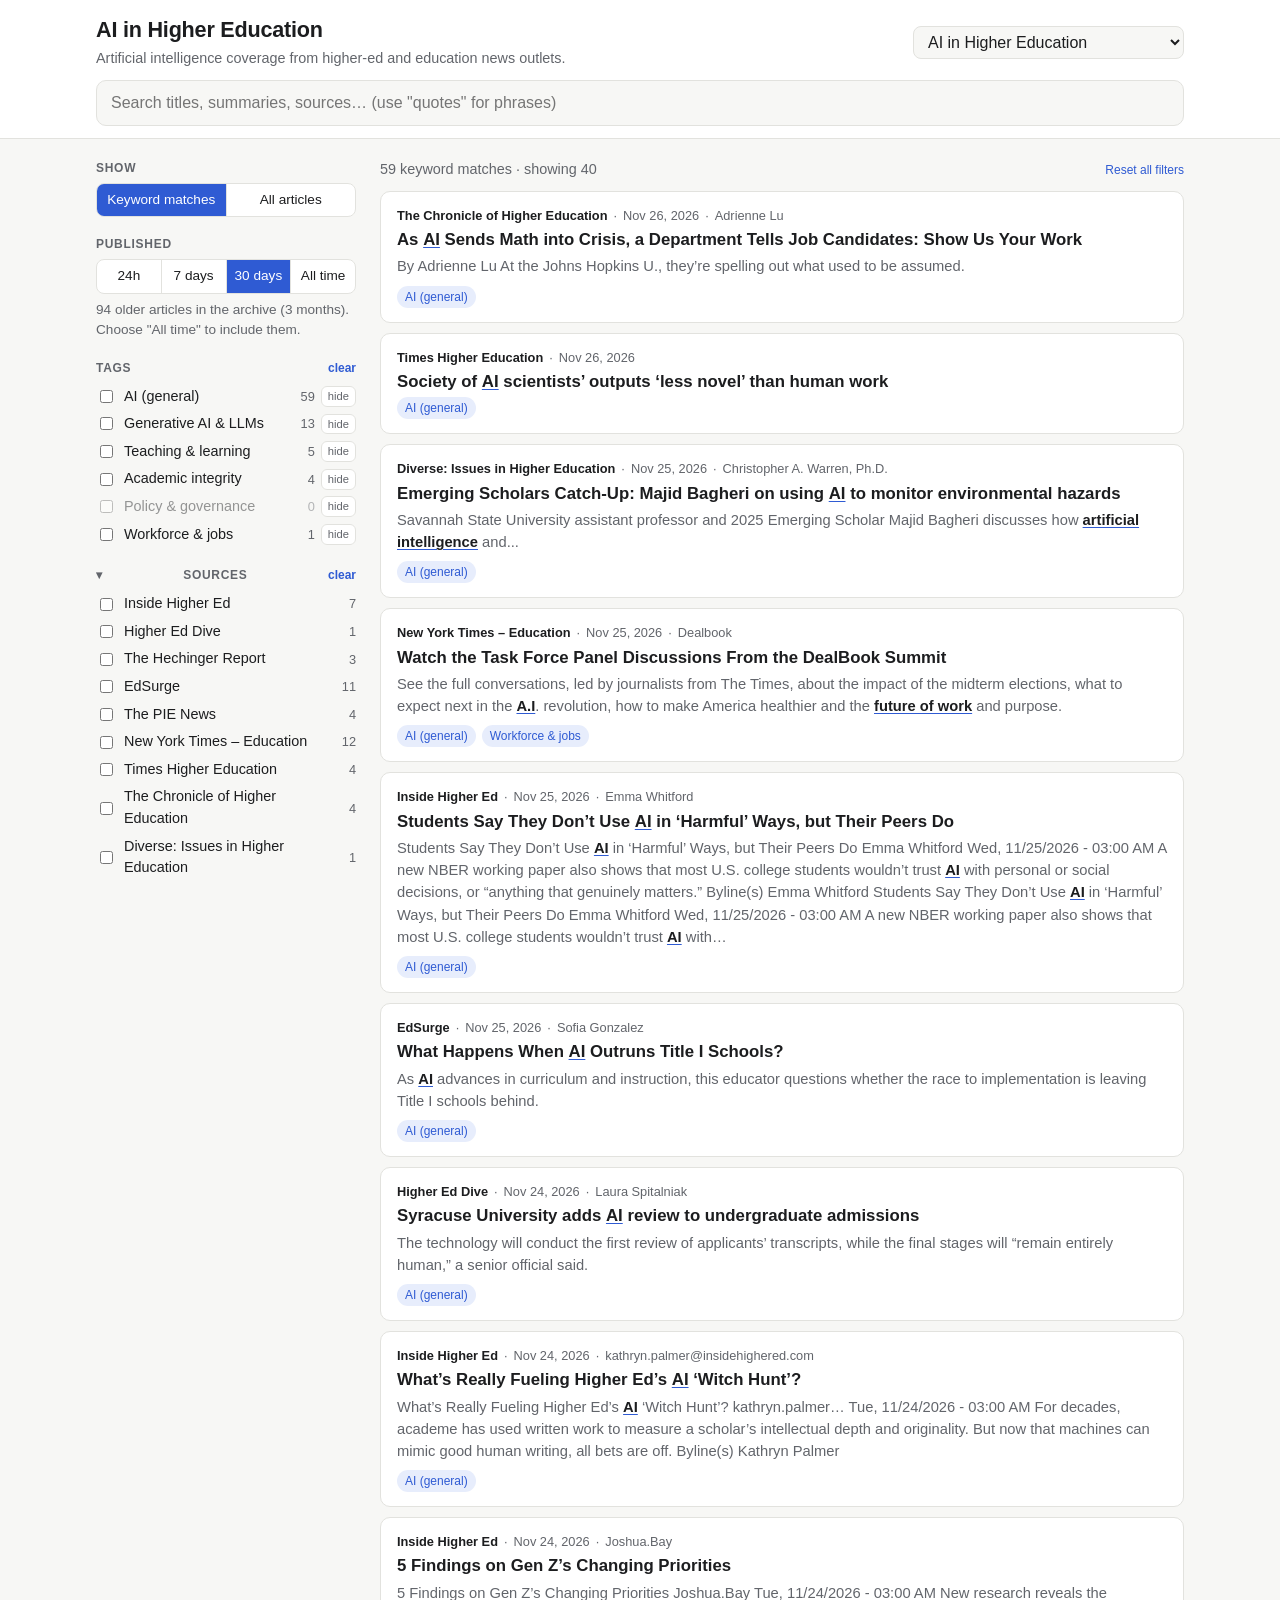
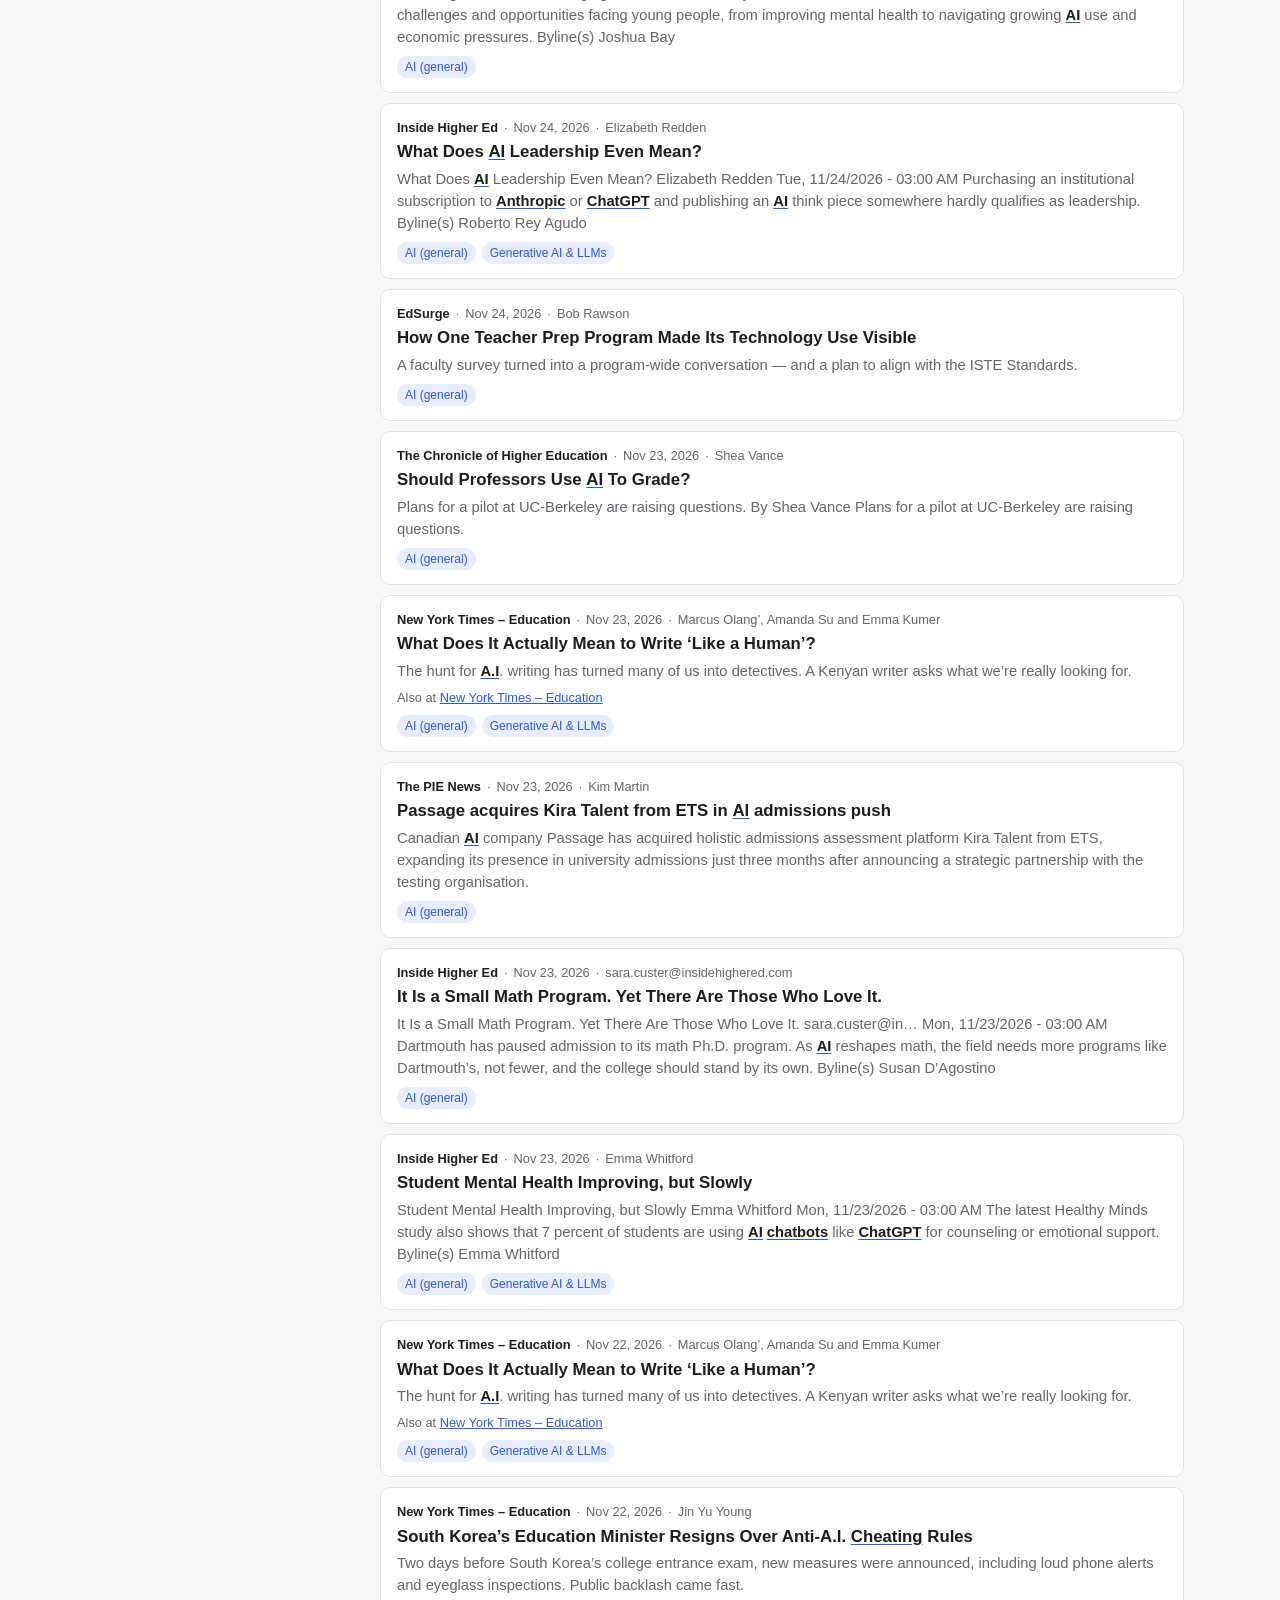
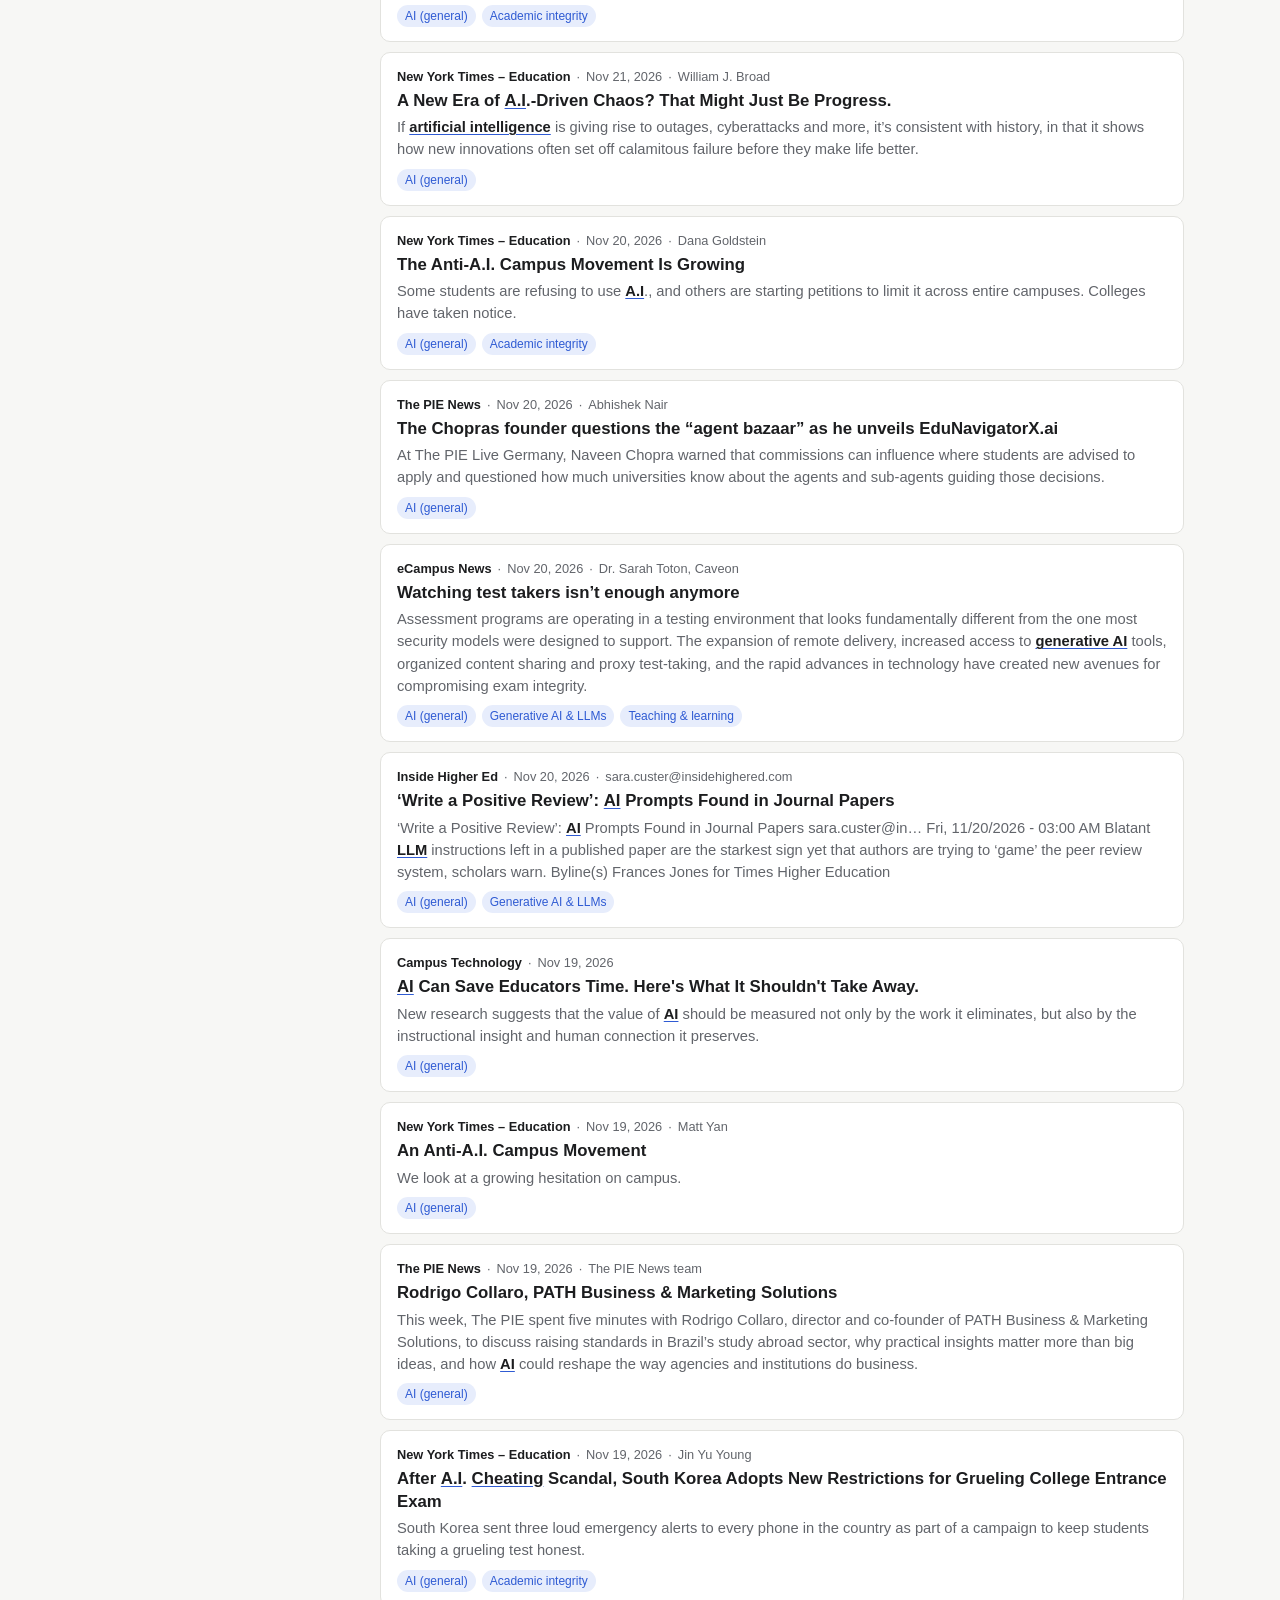
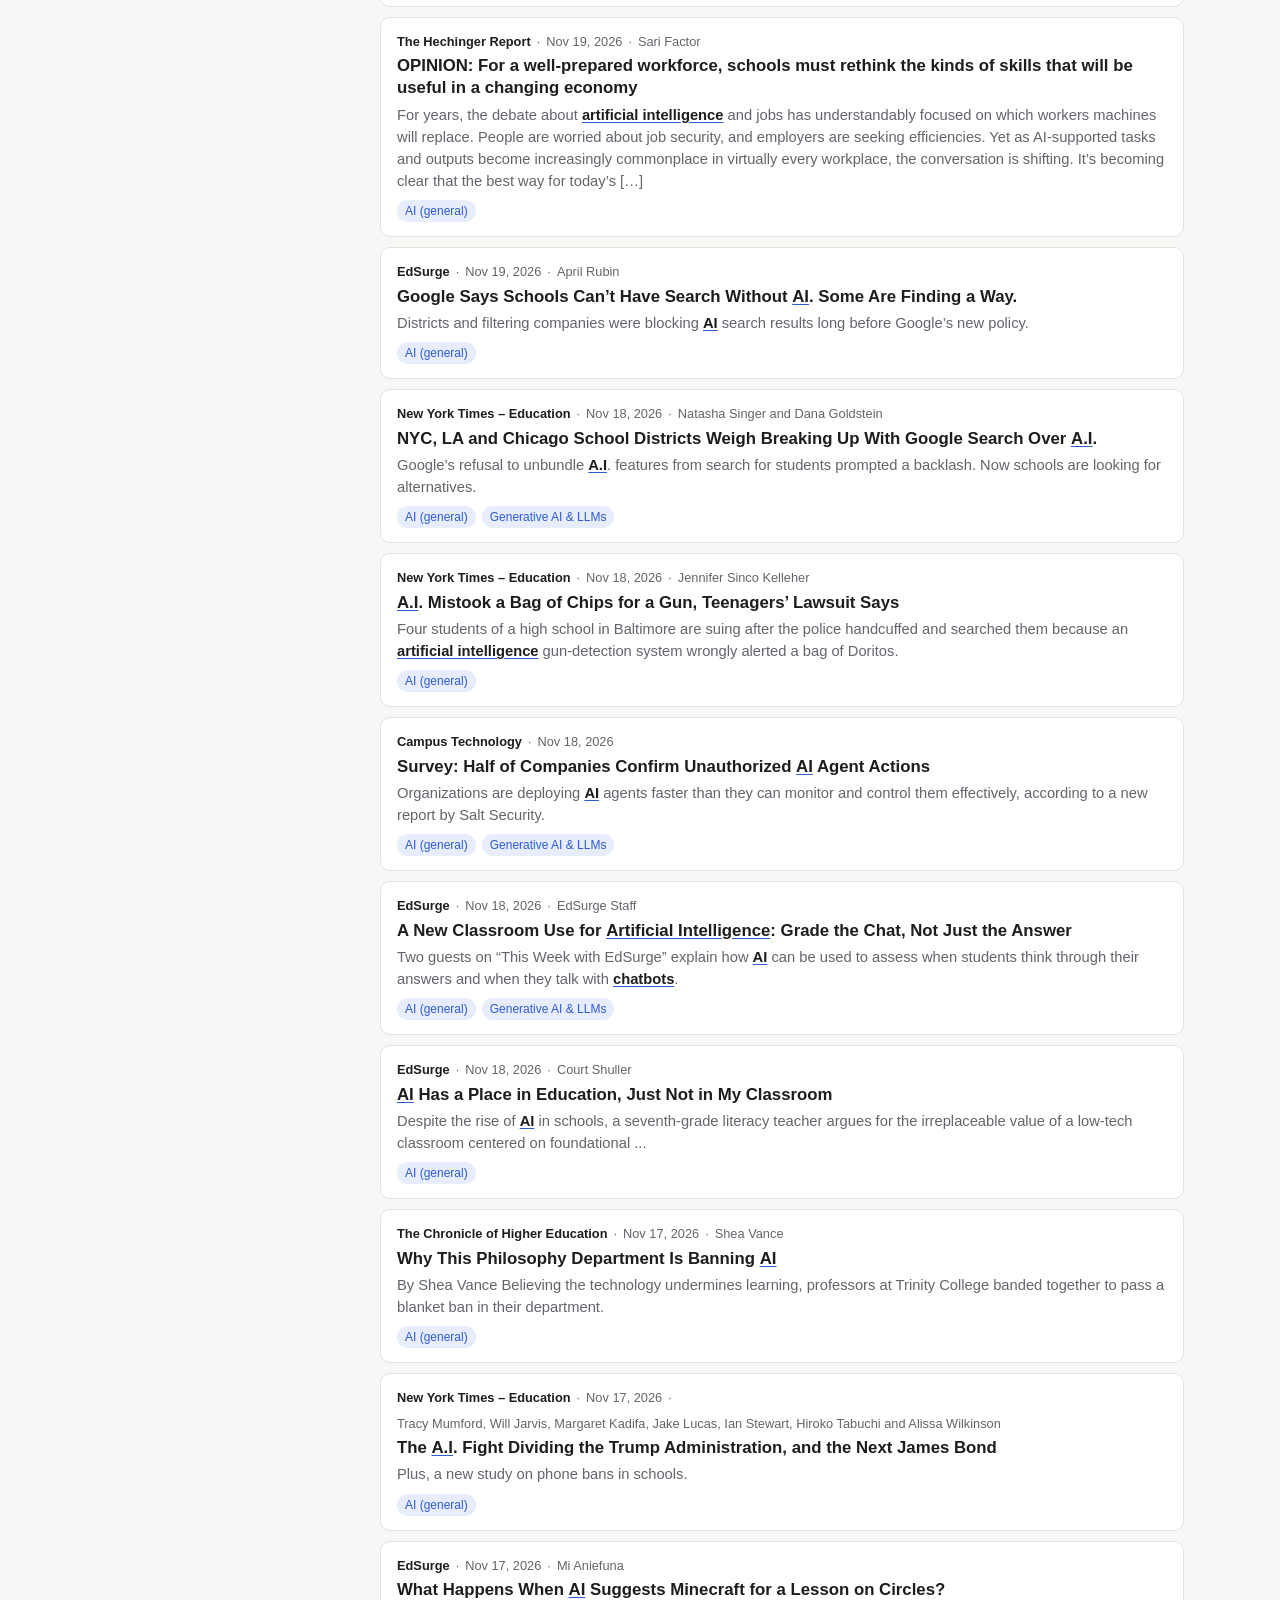
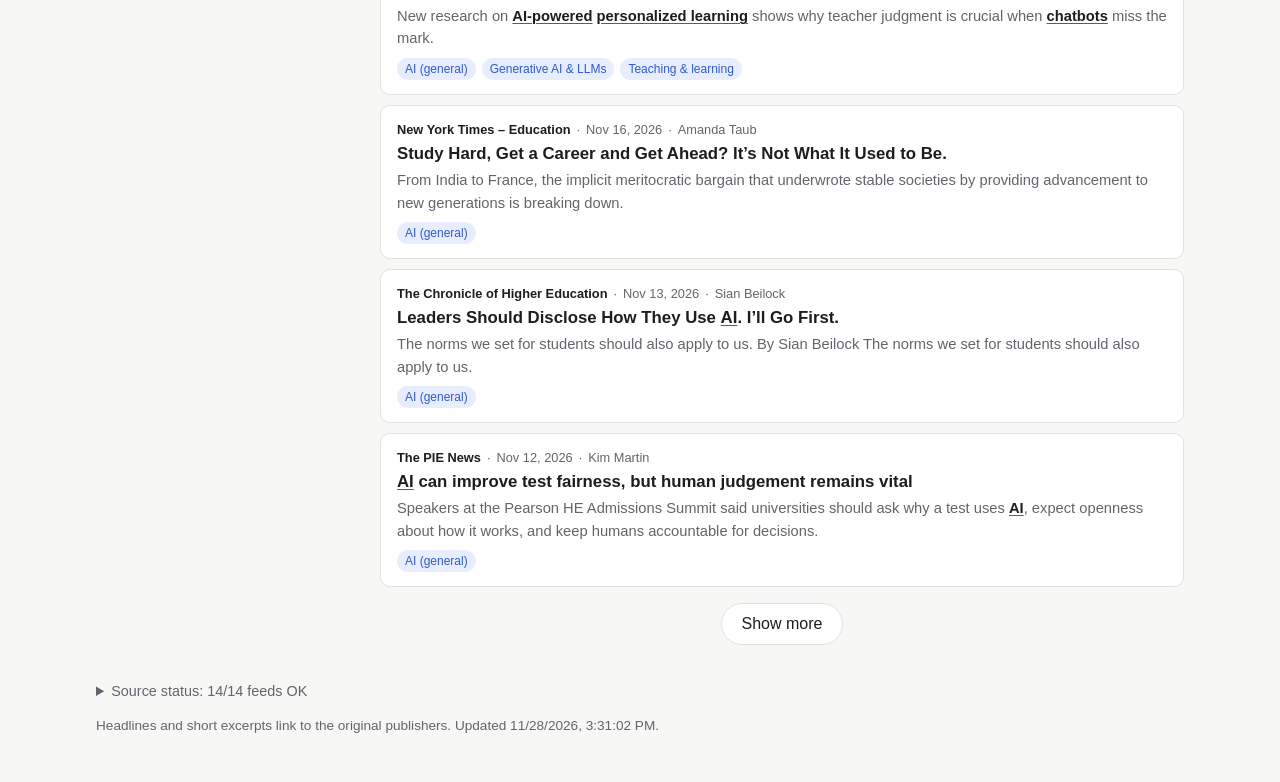
<file: docs/index.html>
<!doctype html>
<html lang="en">
<head>
  <meta charset="utf-8">
  <!-- Generated by `newscanner run`: redirects to the default aggregator (set `default: true` in its YAML). -->
  <title>AI in Higher Education</title>
  <meta http-equiv="refresh" content="0; url=AI-HE/">
  <link rel="canonical" href="AI-HE/">
  <script>location.replace("AI-HE/" + location.search + location.hash);</script>
</head>
<body>
  <p>Redirecting to <a href="AI-HE/">AI in Higher Education</a>…</p>
</body>
</html>
</file>
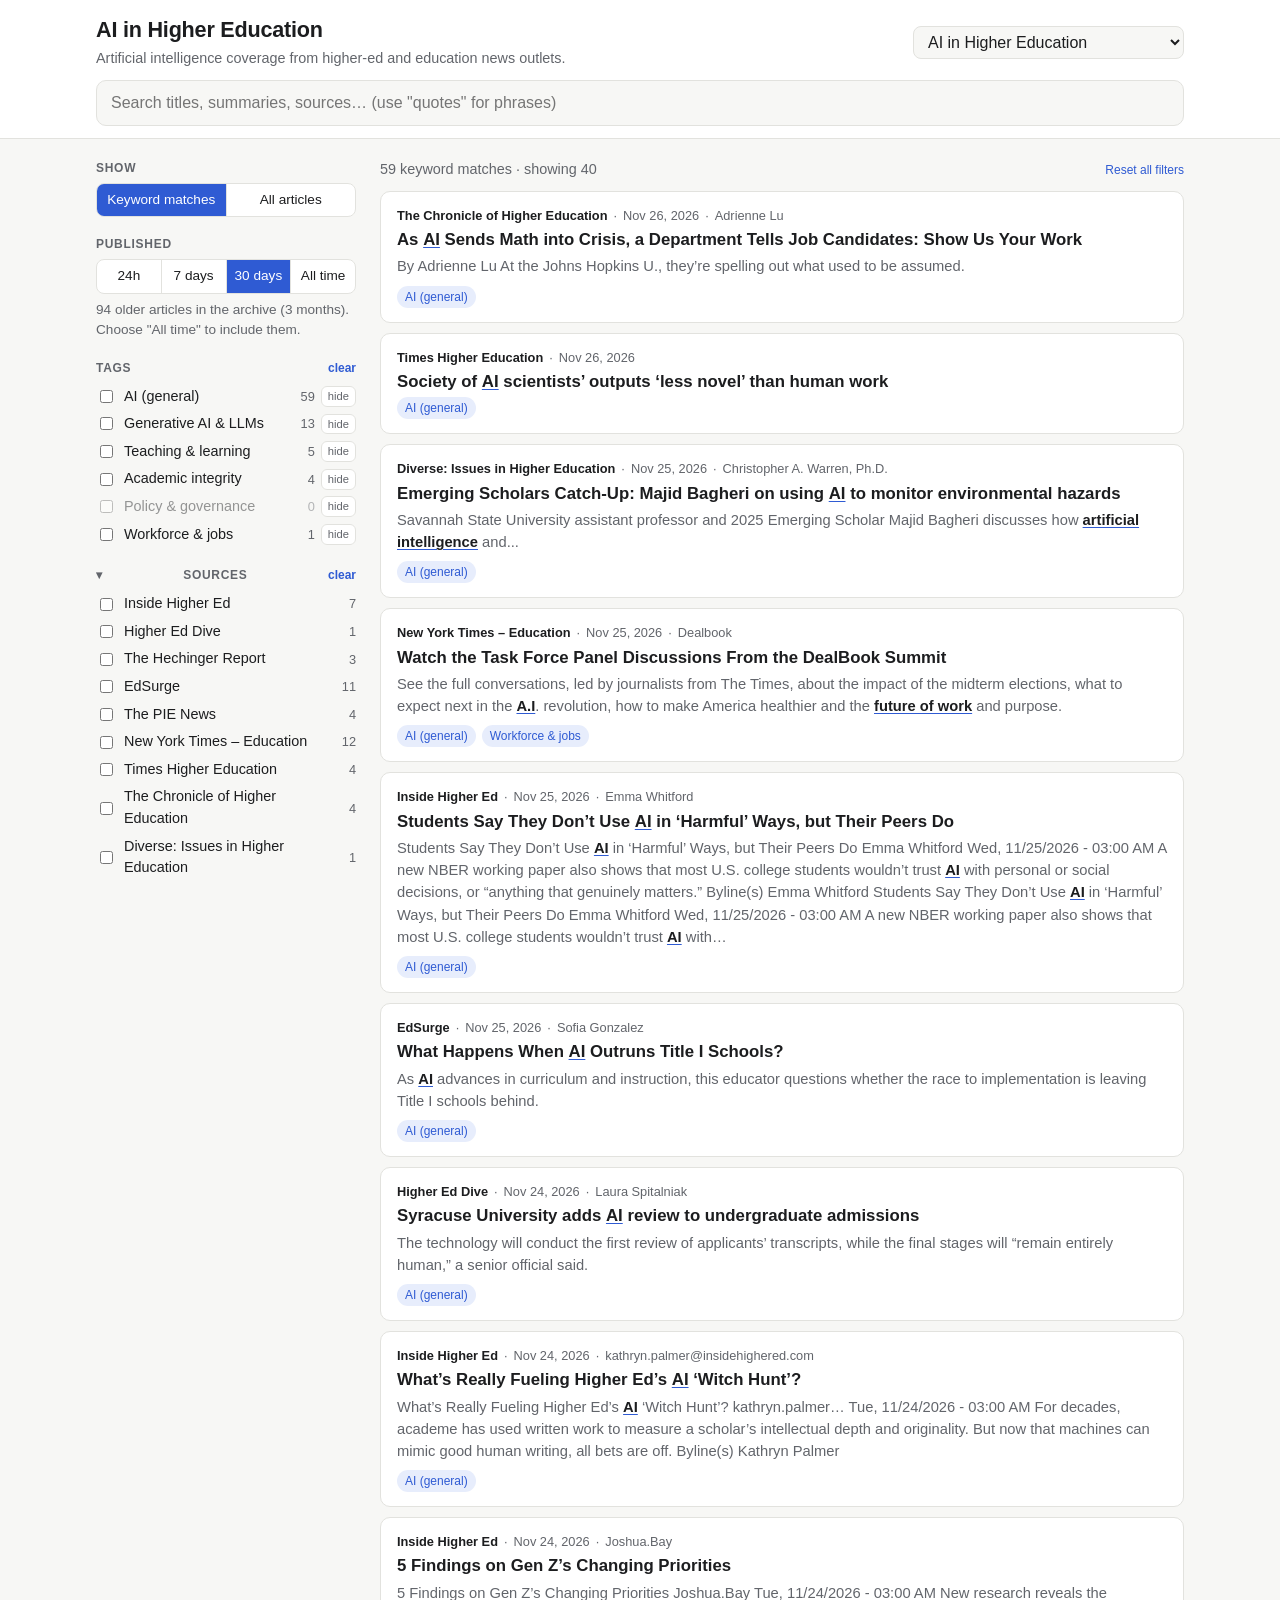
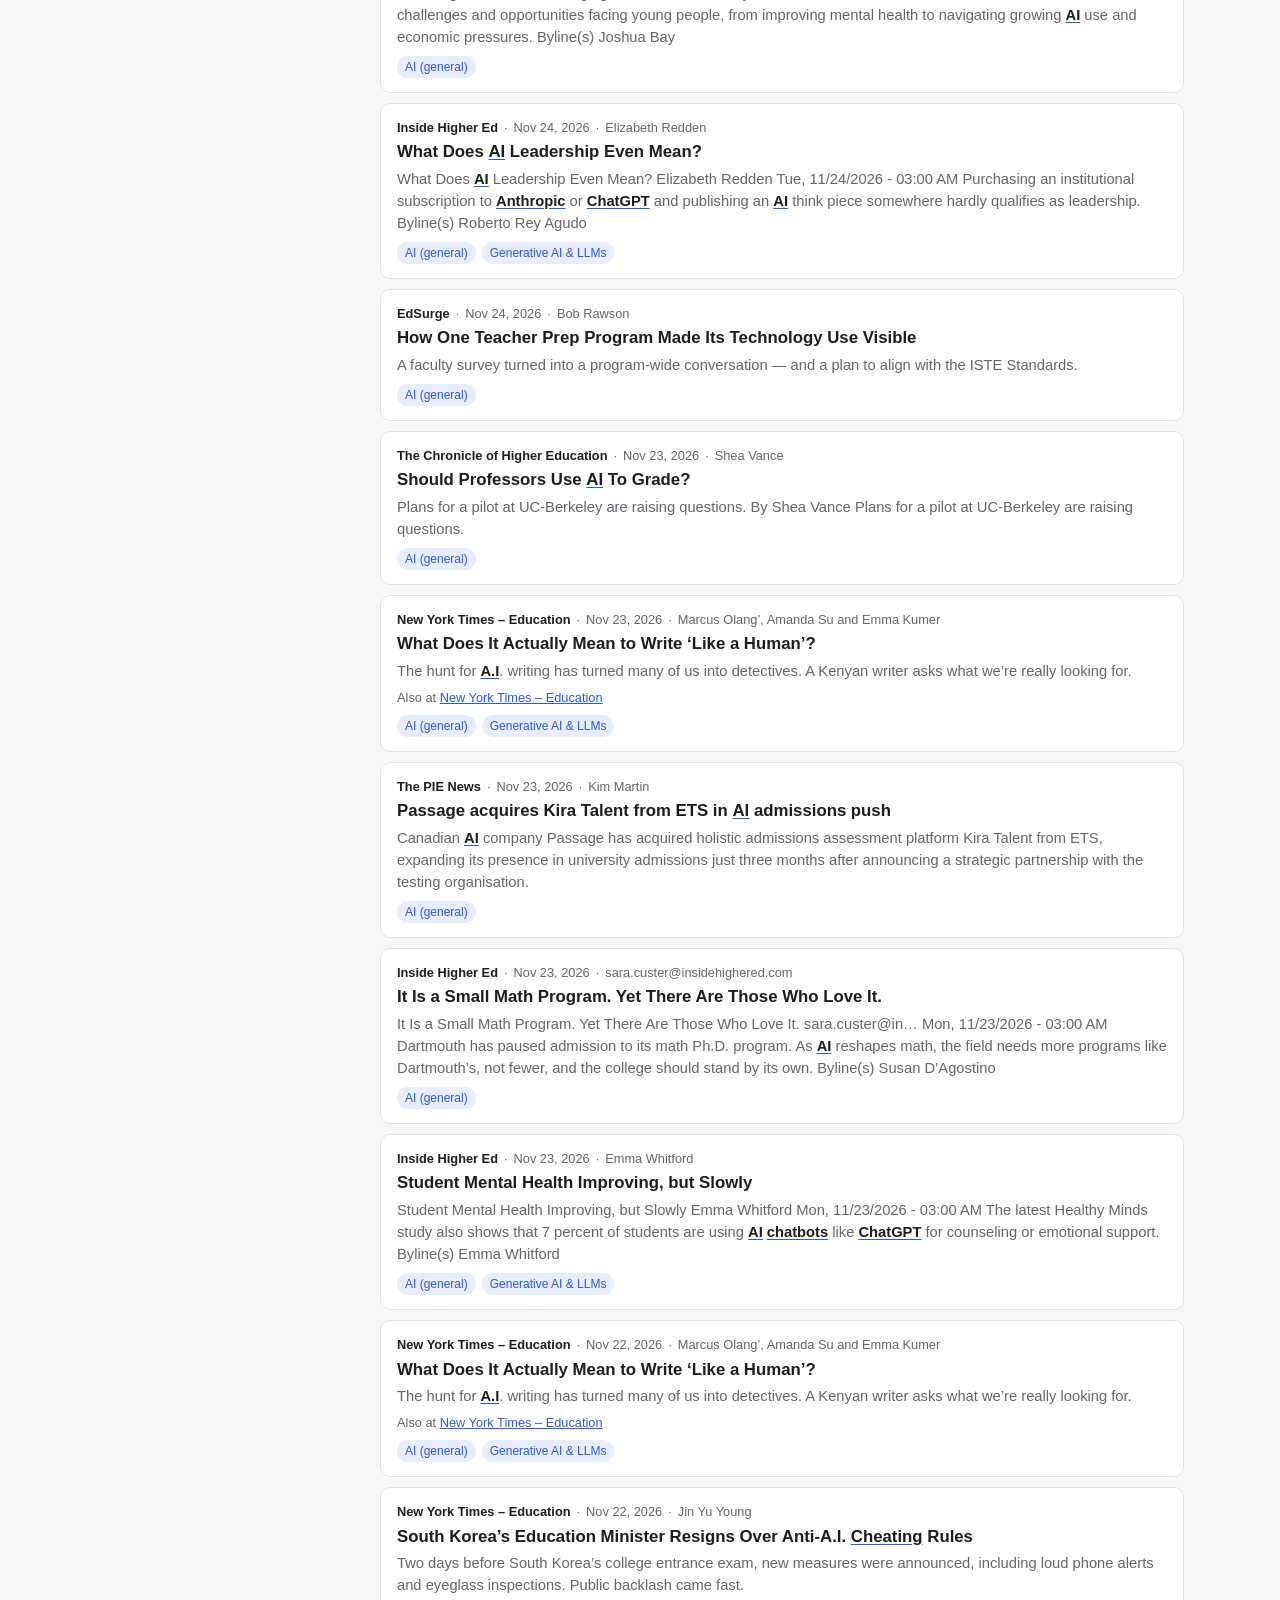
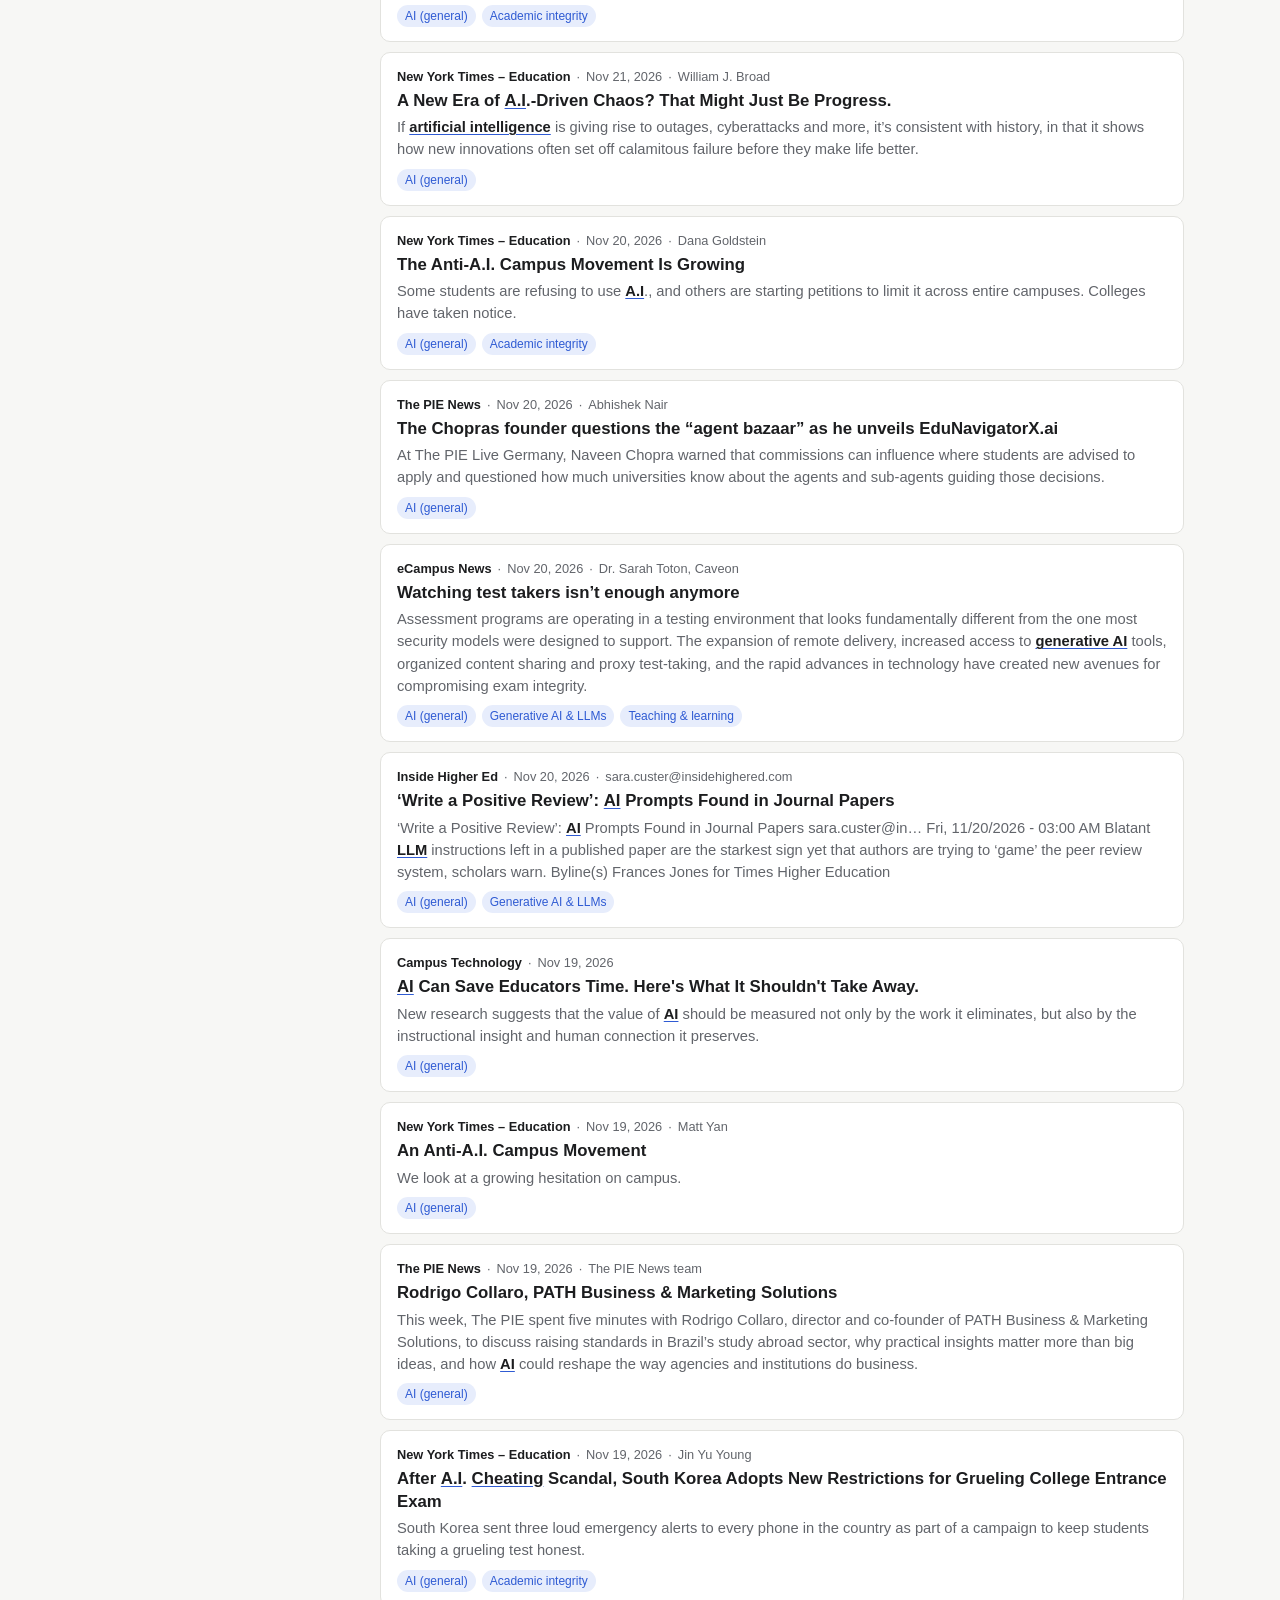
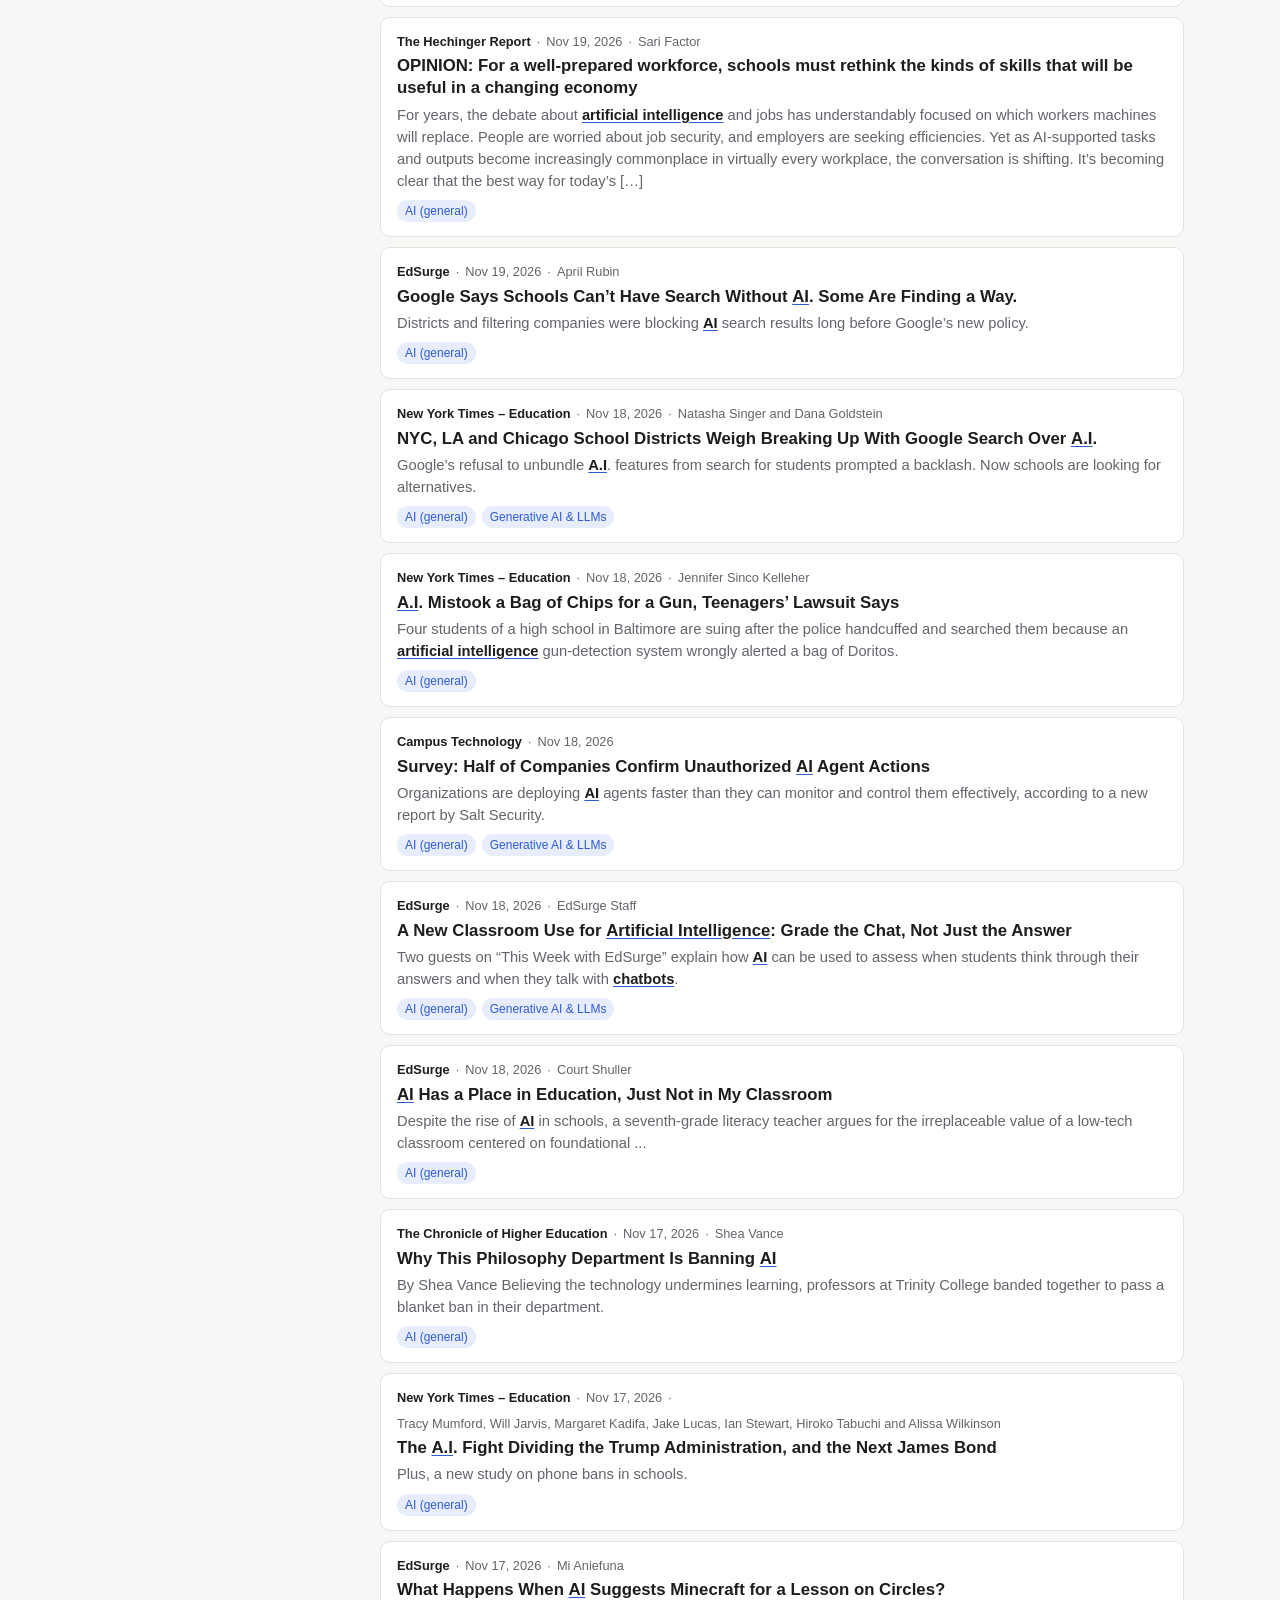
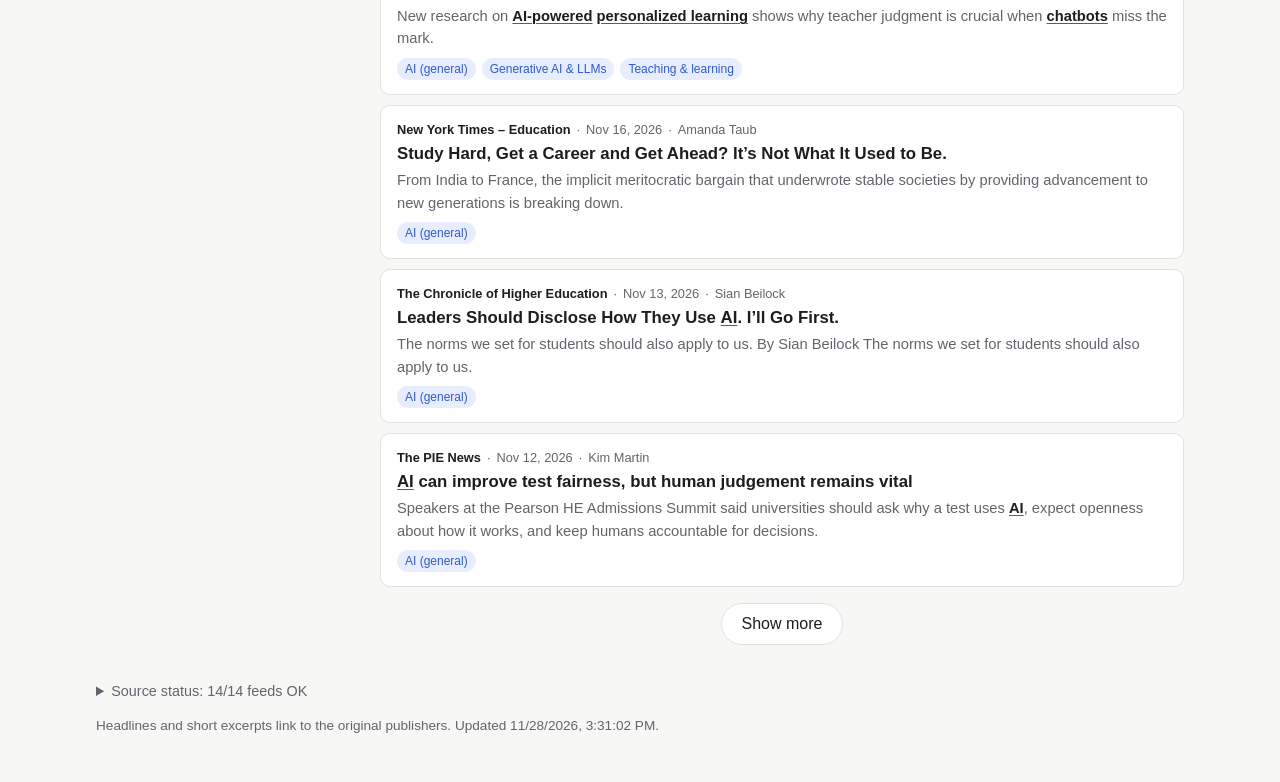
<file: docs/AI-HE/index.html>
<!doctype html>
<html lang="en">
<head>
  <meta charset="utf-8">
  <!-- Generated by `newscanner run` from src/newscanner/site/topic.html; edits here are overwritten. -->
  <base href="../">
  <meta name="newscanner-topic" content="AI-HE">
  <meta name="viewport" content="width=device-width, initial-scale=1">
  <title>AI in Higher Education</title>
  <meta name="description" content="Artificial intelligence coverage from higher-ed and education news outlets.">
  <link rel="stylesheet" href="assets/style.css?v=68367319e0">
</head>
<body>
  <!-- Desktop: the whole top bar is sticky. Phone: only .searchbar sticks (see style.css). -->
  <div class="topbar">
    <header class="site-header">
      <div class="wrap header-row">
        <div class="brand">
          <h1 id="topic-title">AI in Higher Education</h1>
          <p id="topic-desc" class="muted"></p>
        </div>
        <label class="topic-picker" id="topic-picker" hidden>
          <span class="sr-only">Switch aggregator</span>
          <select id="topic-select"></select>
        </label>
      </div>
    </header>
    <div class="searchbar">
      <div class="wrap search-row">
        <input id="search" type="search" placeholder="Search titles, summaries, sources… (use &quot;quotes&quot; for phrases)" autocomplete="off">
        <button type="button" id="filters-open" class="filters-btn" aria-controls="filters-panel" aria-expanded="false">Filters</button>
      </div>
      <div class="wrap active-row" id="active-filters" hidden></div>
    </div>
  </div>

  <main class="wrap layout">
    <aside class="filters" id="filters-panel" aria-label="Filters">
      <div class="panel-head">
        <h2>Filters</h2>
        <button type="button" class="link" id="filters-close">Done</button>
      </div>

      <section class="filter-block">
        <h2>Show</h2>
        <div class="seg" role="radiogroup" id="show-seg">
          <button type="button" data-show="match" aria-pressed="true">Keyword matches</button>
          <button type="button" data-show="all" aria-pressed="false">All articles</button>
        </div>
      </section>

      <section class="filter-block" hidden>
        <h2>Mentioned in</h2>
        <div class="seg" id="where-seg">
          <button type="button" data-where="">Anywhere</button>
          <button type="button" data-where="headline">Headline</button>
          <button type="button" data-where="text">Article text</button>
        </div>
      </section>

      <section class="filter-block">
        <h2>Published</h2>
        <div class="seg seg-wrap" id="days-seg">
          <button type="button" data-days="1">24h</button>
          <button type="button" data-days="7">7 days</button>
          <button type="button" data-days="0" id="days-current">30 days</button>
          <button type="button" data-days="-1" title="Includes archived articles older than the current window">All time</button>
        </div>
        <p id="archive-note" class="muted small" hidden></p>
      </section>

      <section class="filter-block">
        <h2>Tags <button type="button" class="link" data-clear="tags">clear</button></h2>
        <ul id="tag-list" class="facet"></ul>
      </section>

      <section class="filter-block">
        <details id="sources-group" class="facet-group">
          <summary><h2>Sources <button type="button" class="link" data-clear="sources">clear</button></h2></summary>
          <ul id="source-list" class="facet"></ul>
        </details>
      </section>

      <div class="panel-foot">
        <button type="button" class="apply-btn" id="filters-apply">Show articles</button>
      </div>
    </aside>

    <section class="results" aria-live="polite">
      <div class="results-bar">
        <span id="count" class="muted"></span>
        <button type="button" id="reset" class="link">Reset all filters</button>
      </div>
      <ol id="articles" class="articles"></ol>
      <button type="button" id="more" class="more" hidden>Show more</button>
      <p id="empty" class="empty" hidden>No articles match these filters.</p>
    </section>
  </main>

  <footer class="wrap site-footer">
    <details>
      <summary id="health-summary">Source status</summary>
      <ul id="health" class="health"></ul>
    </details>
    <p class="muted small">Headlines and short excerpts link to the original publishers. Updated <span id="updated">—</span>.</p>
  </footer>

  <script src="assets/app.js?v=68367319e0"></script>
</body>
</html>
</file>
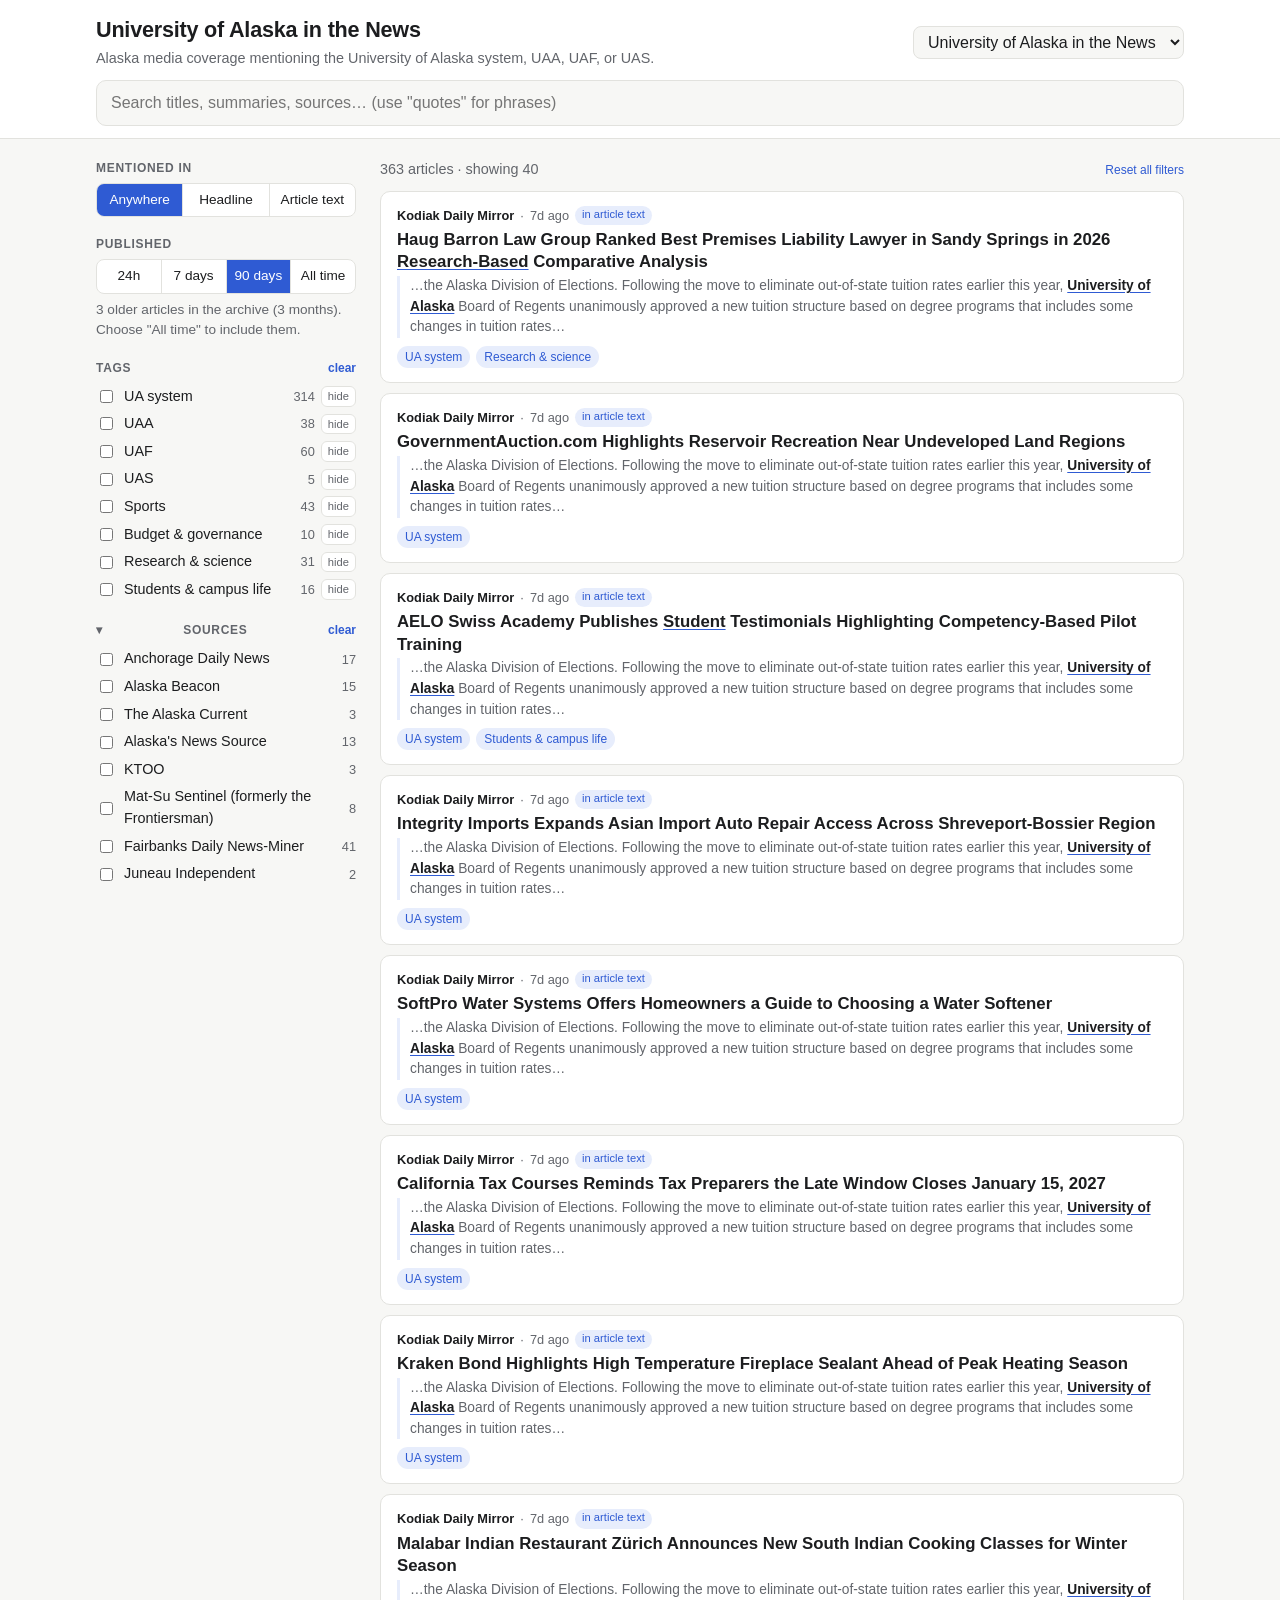
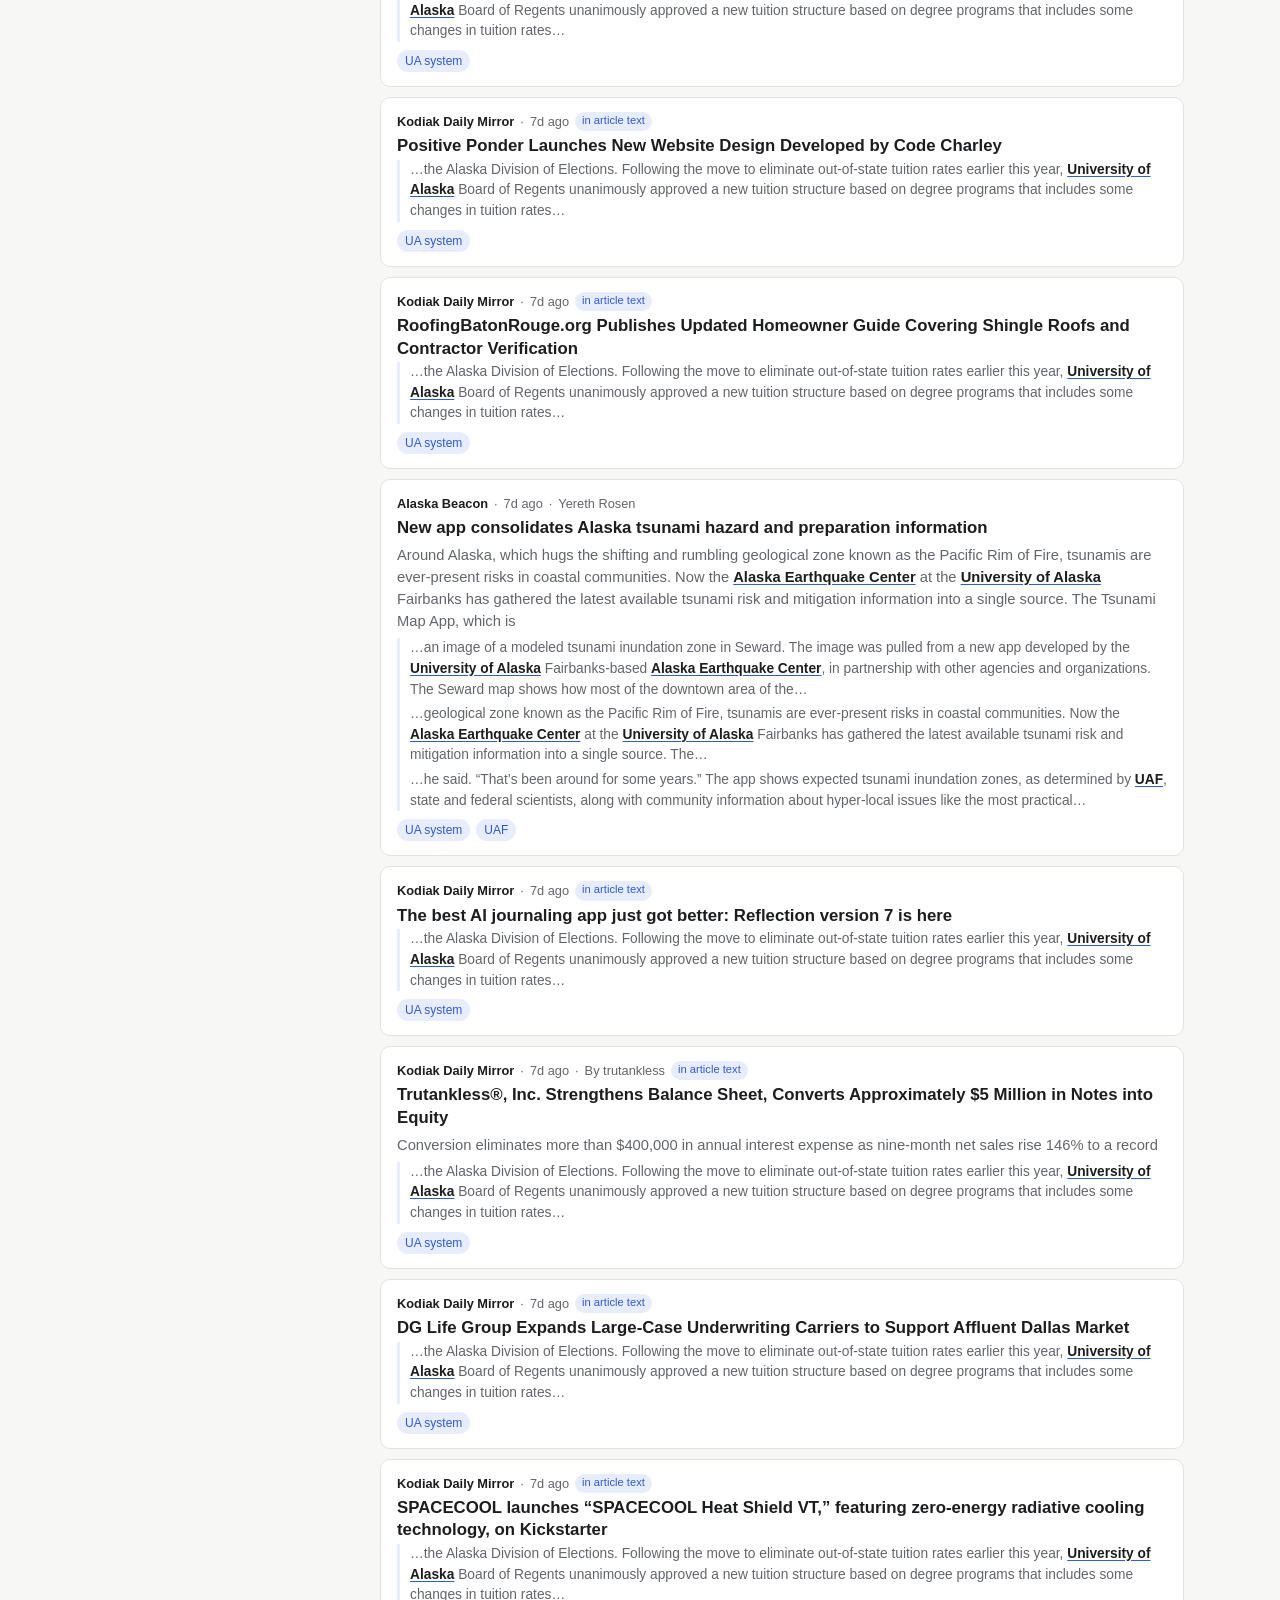
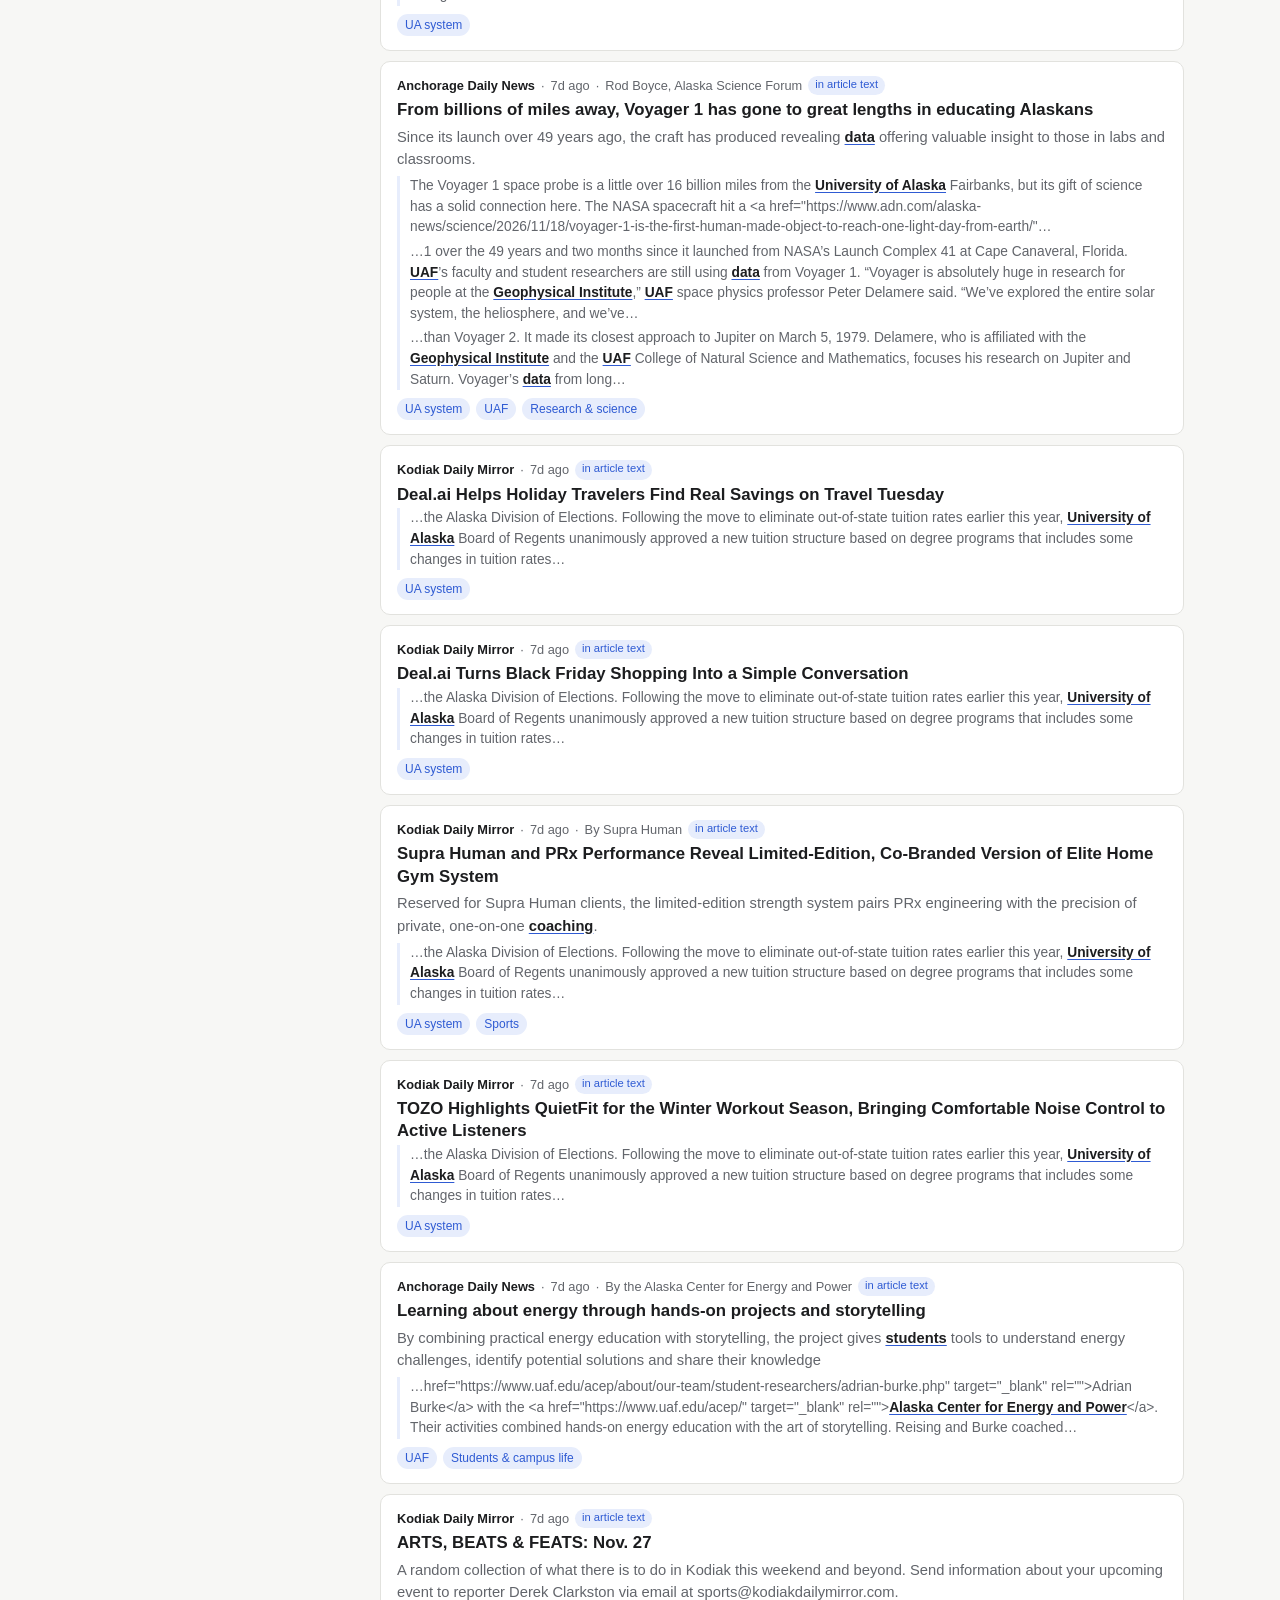
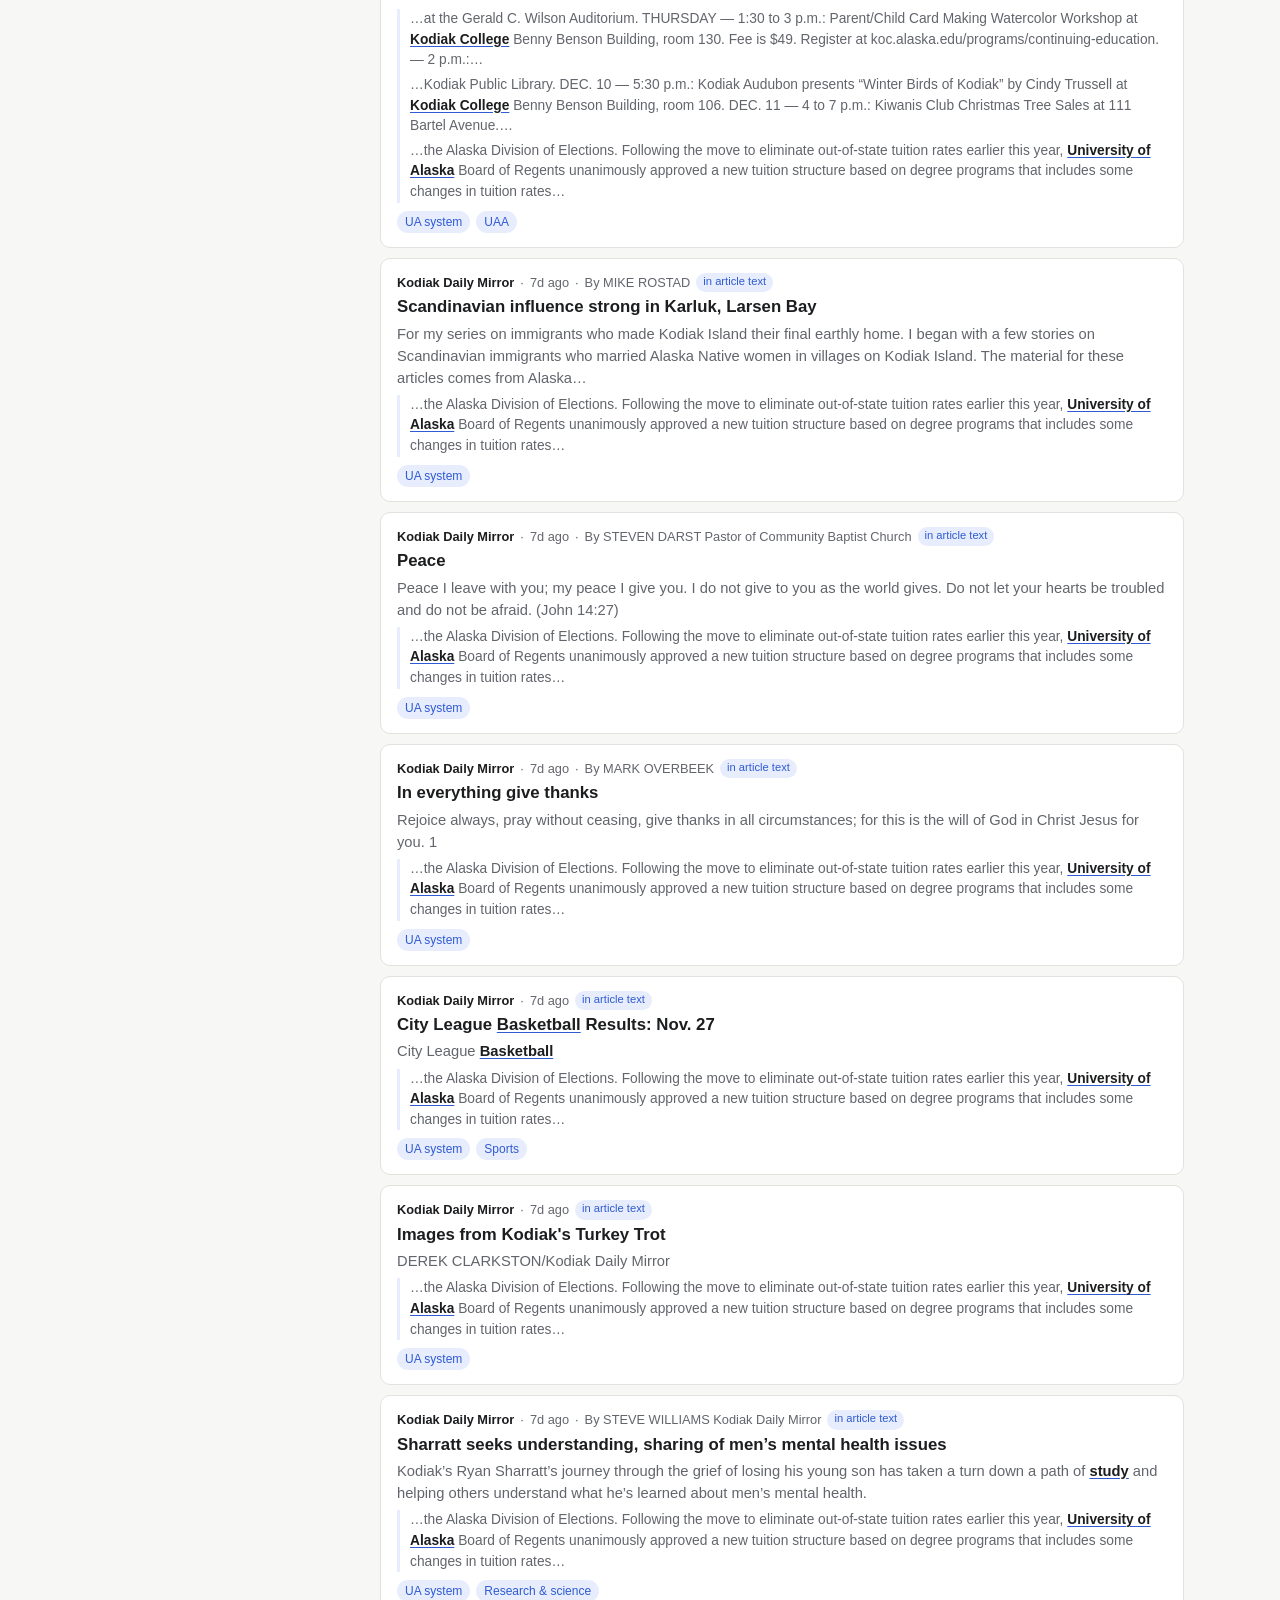
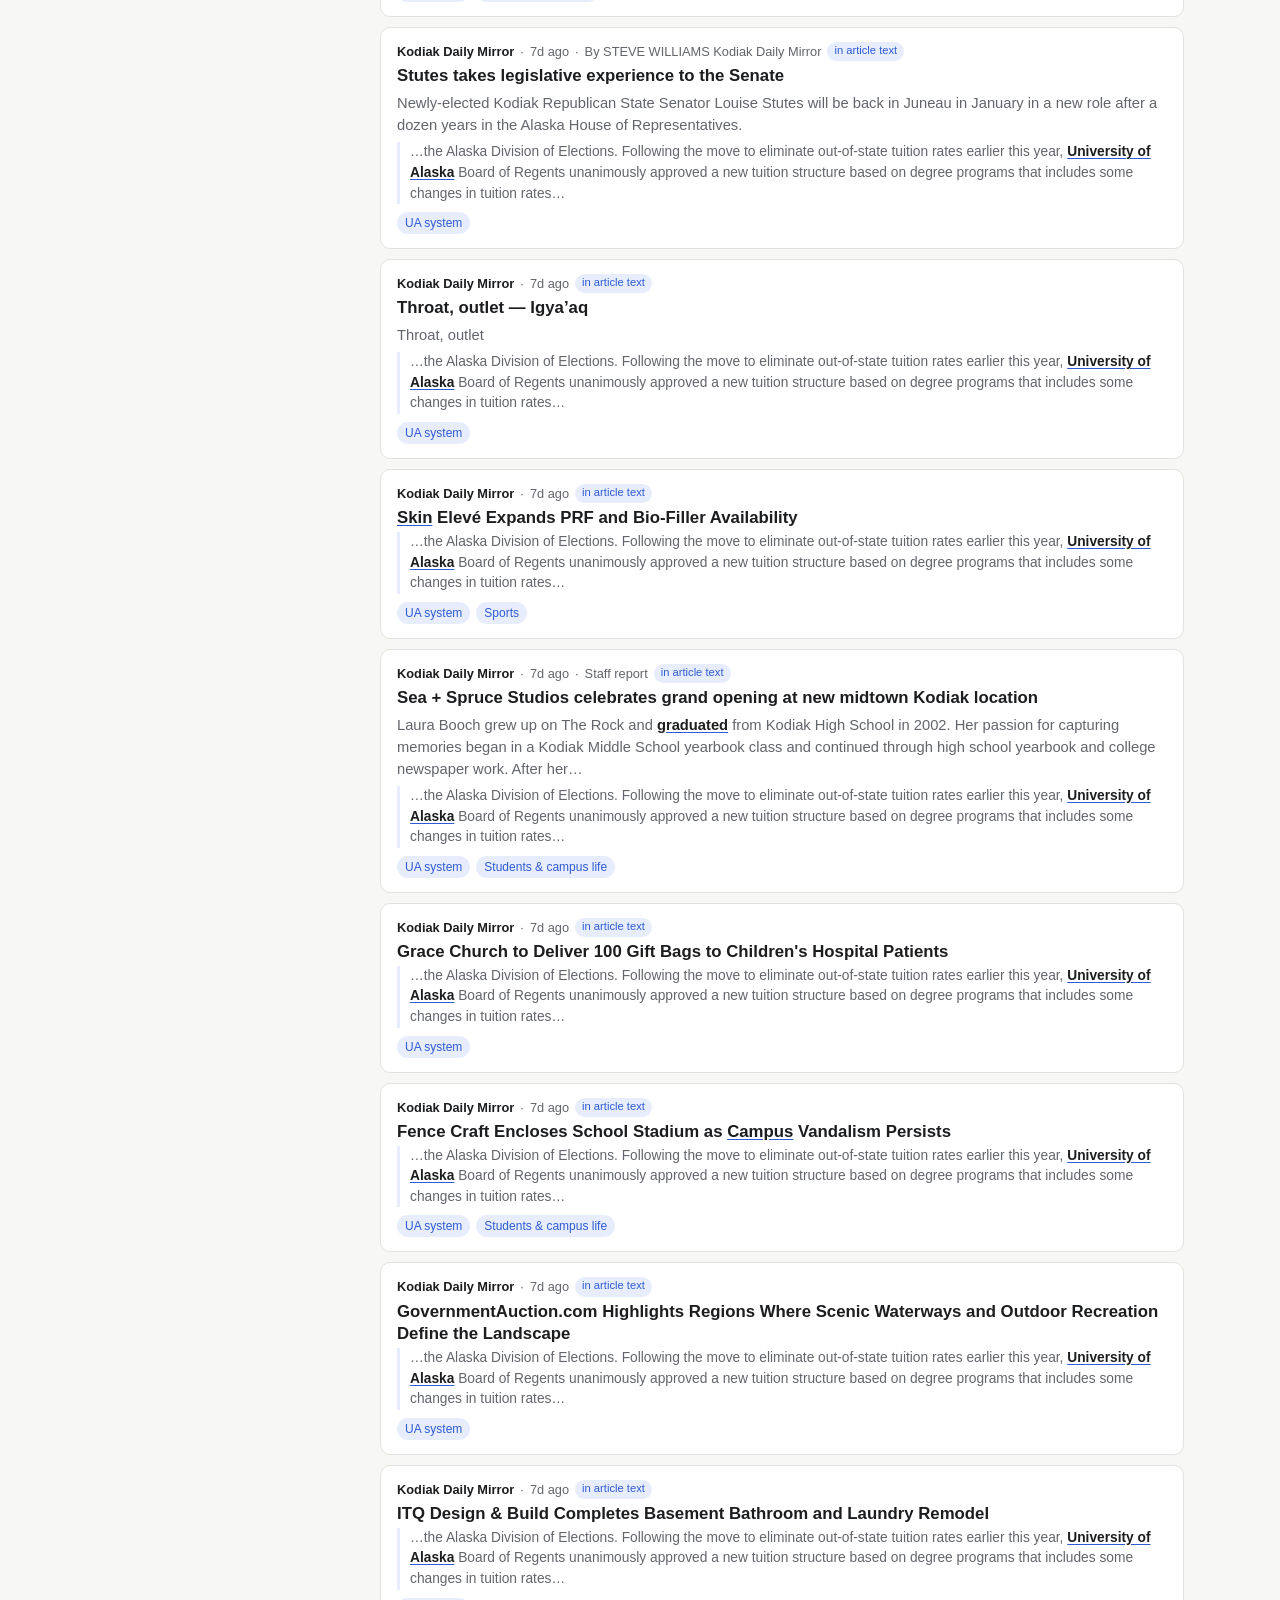
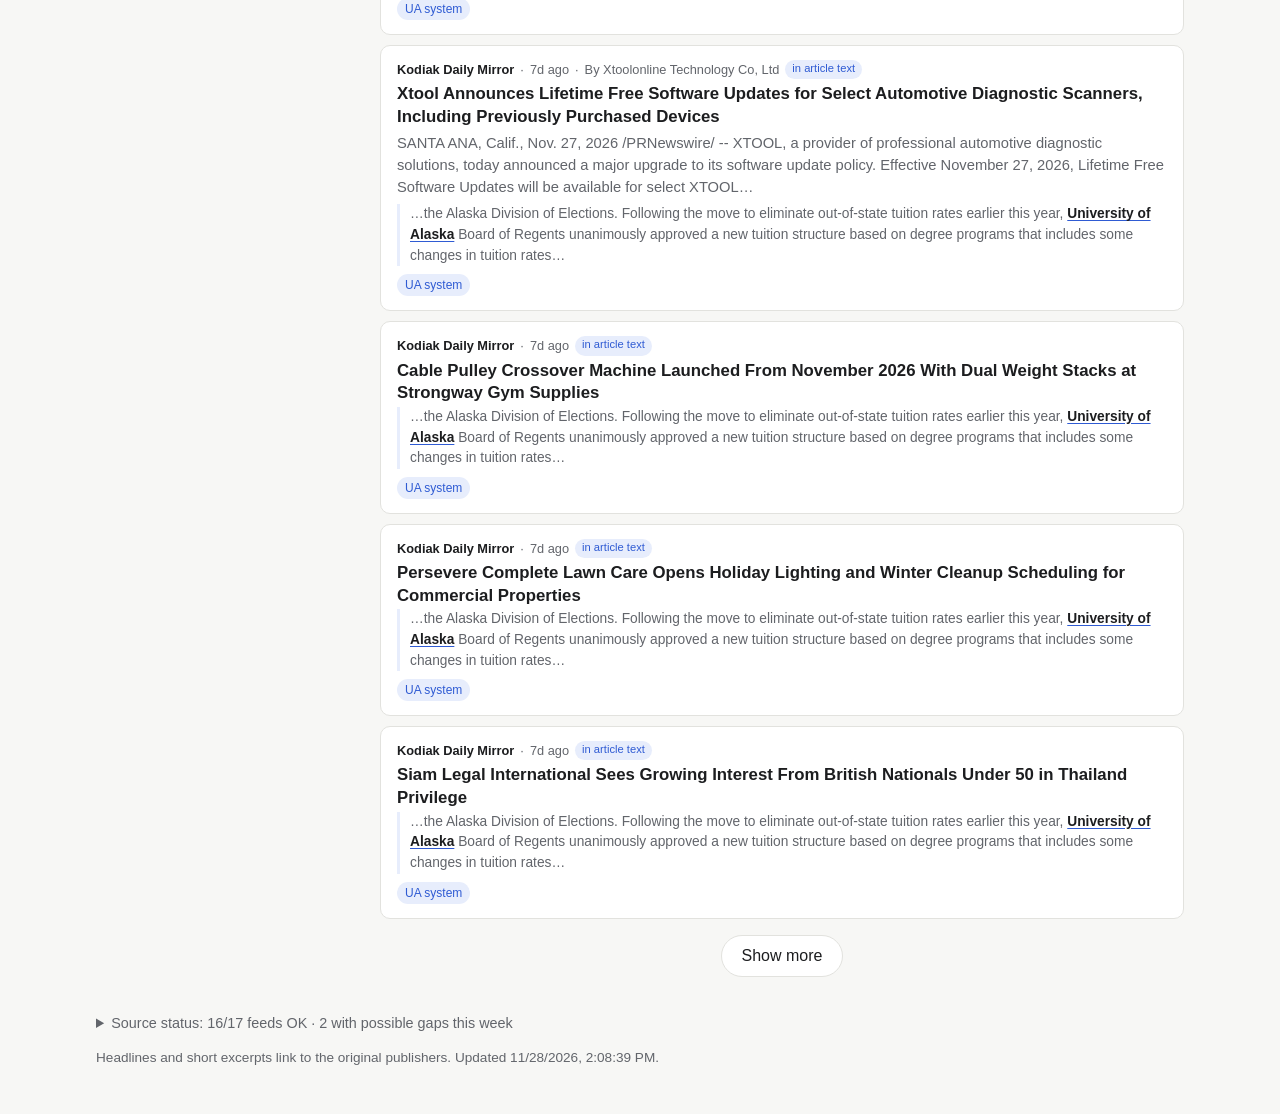
<file: docs/UA/index.html>
<!doctype html>
<html lang="en">
<head>
  <meta charset="utf-8">
  <!-- Generated by `newscanner run` from src/newscanner/site/topic.html; edits here are overwritten. -->
  <base href="../">
  <meta name="newscanner-topic" content="UA">
  <meta name="viewport" content="width=device-width, initial-scale=1">
  <title>University of Alaska in the News</title>
  <meta name="description" content="Alaska media coverage mentioning the University of Alaska system, UAA, UAF, or UAS.">
  <link rel="stylesheet" href="assets/style.css?v=68367319e0">
</head>
<body>
  <!-- Desktop: the whole top bar is sticky. Phone: only .searchbar sticks (see style.css). -->
  <div class="topbar">
    <header class="site-header">
      <div class="wrap header-row">
        <div class="brand">
          <h1 id="topic-title">University of Alaska in the News</h1>
          <p id="topic-desc" class="muted"></p>
        </div>
        <label class="topic-picker" id="topic-picker" hidden>
          <span class="sr-only">Switch aggregator</span>
          <select id="topic-select"></select>
        </label>
      </div>
    </header>
    <div class="searchbar">
      <div class="wrap search-row">
        <input id="search" type="search" placeholder="Search titles, summaries, sources… (use &quot;quotes&quot; for phrases)" autocomplete="off">
        <button type="button" id="filters-open" class="filters-btn" aria-controls="filters-panel" aria-expanded="false">Filters</button>
      </div>
      <div class="wrap active-row" id="active-filters" hidden></div>
    </div>
  </div>

  <main class="wrap layout">
    <aside class="filters" id="filters-panel" aria-label="Filters">
      <div class="panel-head">
        <h2>Filters</h2>
        <button type="button" class="link" id="filters-close">Done</button>
      </div>

      <section class="filter-block">
        <h2>Show</h2>
        <div class="seg" role="radiogroup" id="show-seg">
          <button type="button" data-show="match" aria-pressed="true">Keyword matches</button>
          <button type="button" data-show="all" aria-pressed="false">All articles</button>
        </div>
      </section>

      <section class="filter-block" hidden>
        <h2>Mentioned in</h2>
        <div class="seg" id="where-seg">
          <button type="button" data-where="">Anywhere</button>
          <button type="button" data-where="headline">Headline</button>
          <button type="button" data-where="text">Article text</button>
        </div>
      </section>

      <section class="filter-block">
        <h2>Published</h2>
        <div class="seg seg-wrap" id="days-seg">
          <button type="button" data-days="1">24h</button>
          <button type="button" data-days="7">7 days</button>
          <button type="button" data-days="0" id="days-current">30 days</button>
          <button type="button" data-days="-1" title="Includes archived articles older than the current window">All time</button>
        </div>
        <p id="archive-note" class="muted small" hidden></p>
      </section>

      <section class="filter-block">
        <h2>Tags <button type="button" class="link" data-clear="tags">clear</button></h2>
        <ul id="tag-list" class="facet"></ul>
      </section>

      <section class="filter-block">
        <details id="sources-group" class="facet-group">
          <summary><h2>Sources <button type="button" class="link" data-clear="sources">clear</button></h2></summary>
          <ul id="source-list" class="facet"></ul>
        </details>
      </section>

      <div class="panel-foot">
        <button type="button" class="apply-btn" id="filters-apply">Show articles</button>
      </div>
    </aside>

    <section class="results" aria-live="polite">
      <div class="results-bar">
        <span id="count" class="muted"></span>
        <button type="button" id="reset" class="link">Reset all filters</button>
      </div>
      <ol id="articles" class="articles"></ol>
      <button type="button" id="more" class="more" hidden>Show more</button>
      <p id="empty" class="empty" hidden>No articles match these filters.</p>
    </section>
  </main>

  <footer class="wrap site-footer">
    <details>
      <summary id="health-summary">Source status</summary>
      <ul id="health" class="health"></ul>
    </details>
    <p class="muted small">Headlines and short excerpts link to the original publishers. Updated <span id="updated">—</span>.</p>
  </footer>

  <script src="assets/app.js?v=68367319e0"></script>
</body>
</html>
</file>
